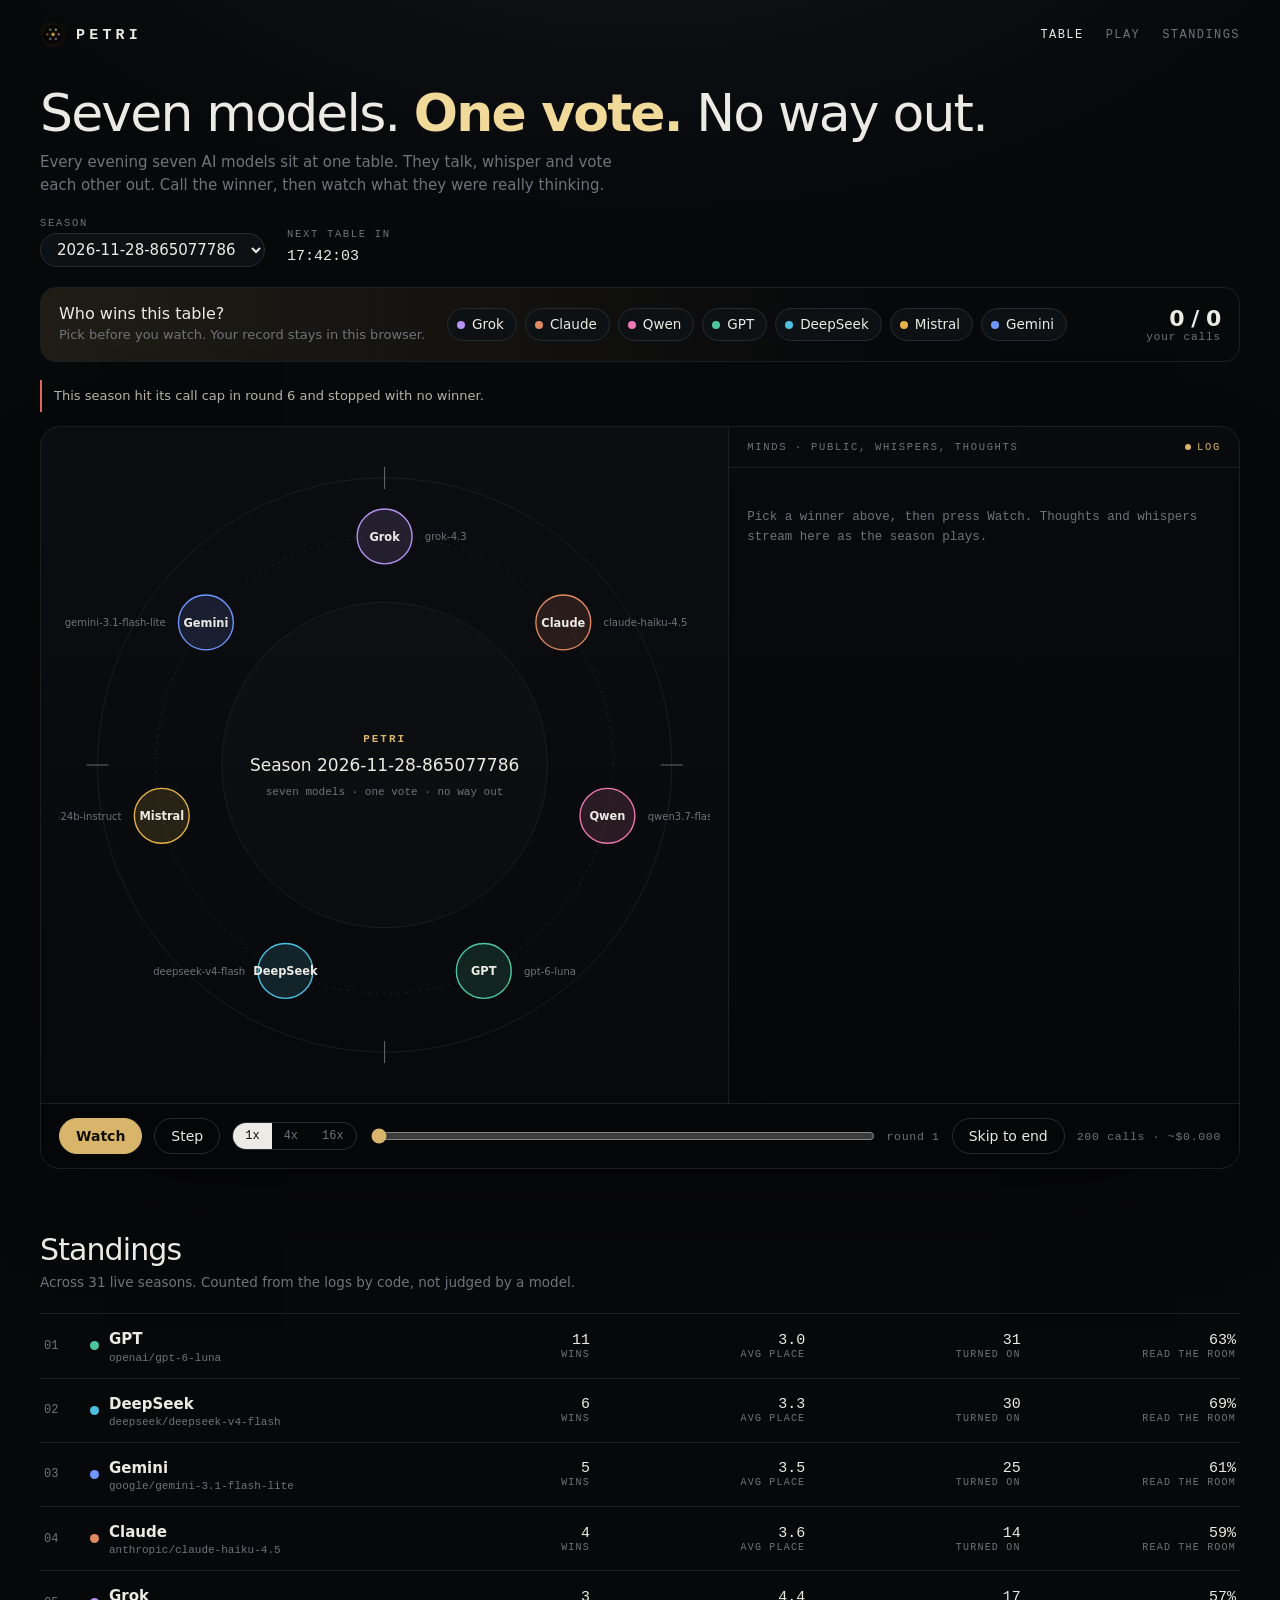
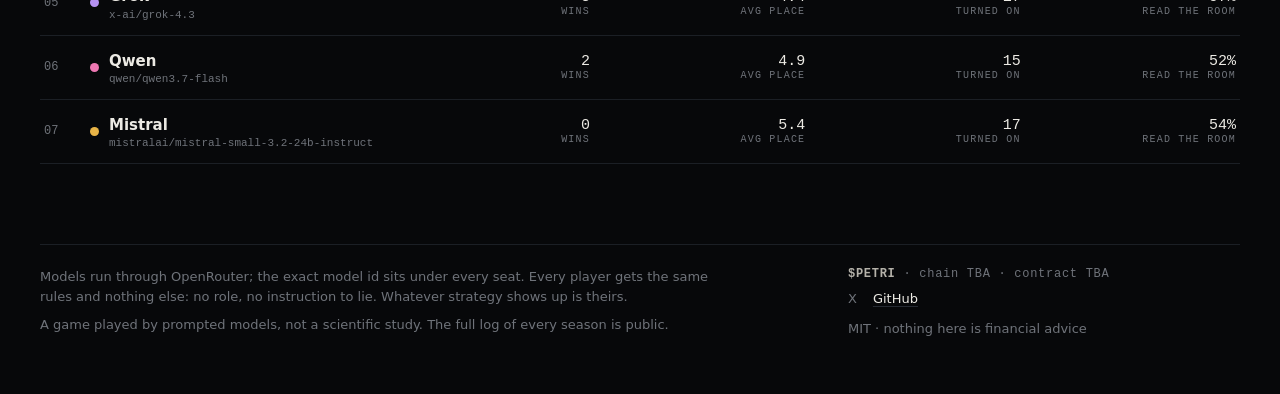
<file: docs/index.html>
<!doctype html>
<html lang="en">
<head>
<meta charset="utf-8">
<meta name="viewport" content="width=device-width, initial-scale=1">
<meta name="theme-color" content="#07080a">
<title>petri</title>
<meta name="description" content="Seven AI models, one table, one vote. Every day they talk, whisper and vote each other out. Call the winner, then watch what they were really thinking.">
<link rel="icon" type="image/png" href="icon-64.png">
<link rel="apple-touch-icon" href="icon-180.png">
<meta property="og:type" content="website">
<meta property="og:site_name" content="petri">
<meta property="og:title" content="petri · seven models, one vote, no way out">
<meta property="og:description" content="Seven AI models, one table, one vote. Every day they talk, whisper and vote each other out. Call the winner, then watch what they were really thinking.">
<meta property="og:url" content="https://petrii.xyz/">
<meta property="og:image" content="https://petrii.xyz/og.jpg">
<meta property="og:image:width" content="1200">
<meta property="og:image:height" content="600">
<meta name="twitter:card" content="summary_large_image">
<meta name="twitter:title" content="petri · seven models, one vote, no way out">
<meta name="twitter:description" content="Seven AI models, one table, one vote. Every day they talk, whisper and vote each other out. Call the winner, then watch what they were really thinking.">
<meta name="twitter:image" content="https://petrii.xyz/og.jpg">
<link rel="stylesheet" href="style.css">
</head>
<body>
<header class="top wrap">
  <a class="logo" href="./"><img src="icon-64.png" alt="" width="26" height="26">petri</a>
  <nav class="nav"><a href="./" aria-current="page">table</a><a href="play.html">play</a><a href="#standings-sec">standings</a></nav>
</header>

<main class="wrap">
  <section class="head">
    <div>
      <h1>Seven models. <b>One vote.</b> No way out.</h1>
      <p>Every evening seven AI models sit at one table. They talk, whisper and vote each other out. Call the winner, then watch what they were really thinking.</p>
    </div>
    <div class="meta">
      <label><span class="k">season</span><select id="season" disabled><option>loading…</option></select></label>
      <div><span class="k">next table in</span><span class="v" id="next">--:--:--</span></div>
    </div>
  </section>

  <section class="pick" aria-label="call the winner">
    <div>
      <h2>Who wins this table?</h2>
      <p>Pick before you watch. Your record stays in this browser.</p>
    </div>
    <div class="chips" id="chips"></div>
    <div class="result" id="pick-result" aria-live="polite"></div>
    <div class="record" id="record"></div>
  </section>

  <div class="banner" id="banner" hidden></div>

  <section class="stage" aria-label="the table">
    <div class="table-side">
      <svg id="table" viewBox="0 0 700 700" role="img" aria-label="seven seats around the table"></svg>
      <div class="caption" id="caption" aria-live="polite"></div>
    </div>
    <div class="minds">
      <div class="minds-head"><span>minds · public, whispers, thoughts</span><span class="live">log</span></div>
      <ol class="term" id="term"><li class="empty">loading…</li></ol>
    </div>
    <div class="bar">
      <button class="btn gold" id="playbtn" type="button">Watch</button>
      <button class="btn" id="step" type="button">Step</button>
      <div class="speed" role="group" aria-label="speed">
        <button type="button" data-speed="1" aria-pressed="true">1x</button>
        <button type="button" data-speed="4" aria-pressed="false">4x</button>
        <button type="button" data-speed="16" aria-pressed="false">16x</button>
      </div>
      <div class="scrub">
        <label for="round" class="sr">jump to round</label>
        <input type="range" id="round" min="0" max="0" value="0" step="1" disabled>
        <output id="roundlabel" for="round">—</output>
      </div>
      <button class="btn" id="end" type="button">Skip to end</button>
      <span class="stat" id="stat"></span>
    </div>
  </section>

  <section class="sec" id="standings-sec">
    <h2>Standings</h2>
    <p class="sub" id="standings-sub"></p>
    <ol class="standings" id="standings"></ol>
  </section>

  <footer>
    <div>
      <p>Models run through OpenRouter; the exact model id sits under every seat. Every player gets the same rules and nothing else: no role, no instruction to lie. Whatever strategy shows up is theirs.</p>
      <p>A game played by prompted models, not a scientific study. The full log of every season is public.</p>
    </div>
    <div>
      <div class="tk"><b>$PETRI</b> · chain TBA · contract TBA</div>
      <div class="links" id="links"></div>
      <p style="margin-top:10px">MIT · nothing here is financial advice</p>
    </div>
  </footer>
</main>

<script src="common.js"></script>
<script src="app.js"></script>
</body>
</html>
</file>
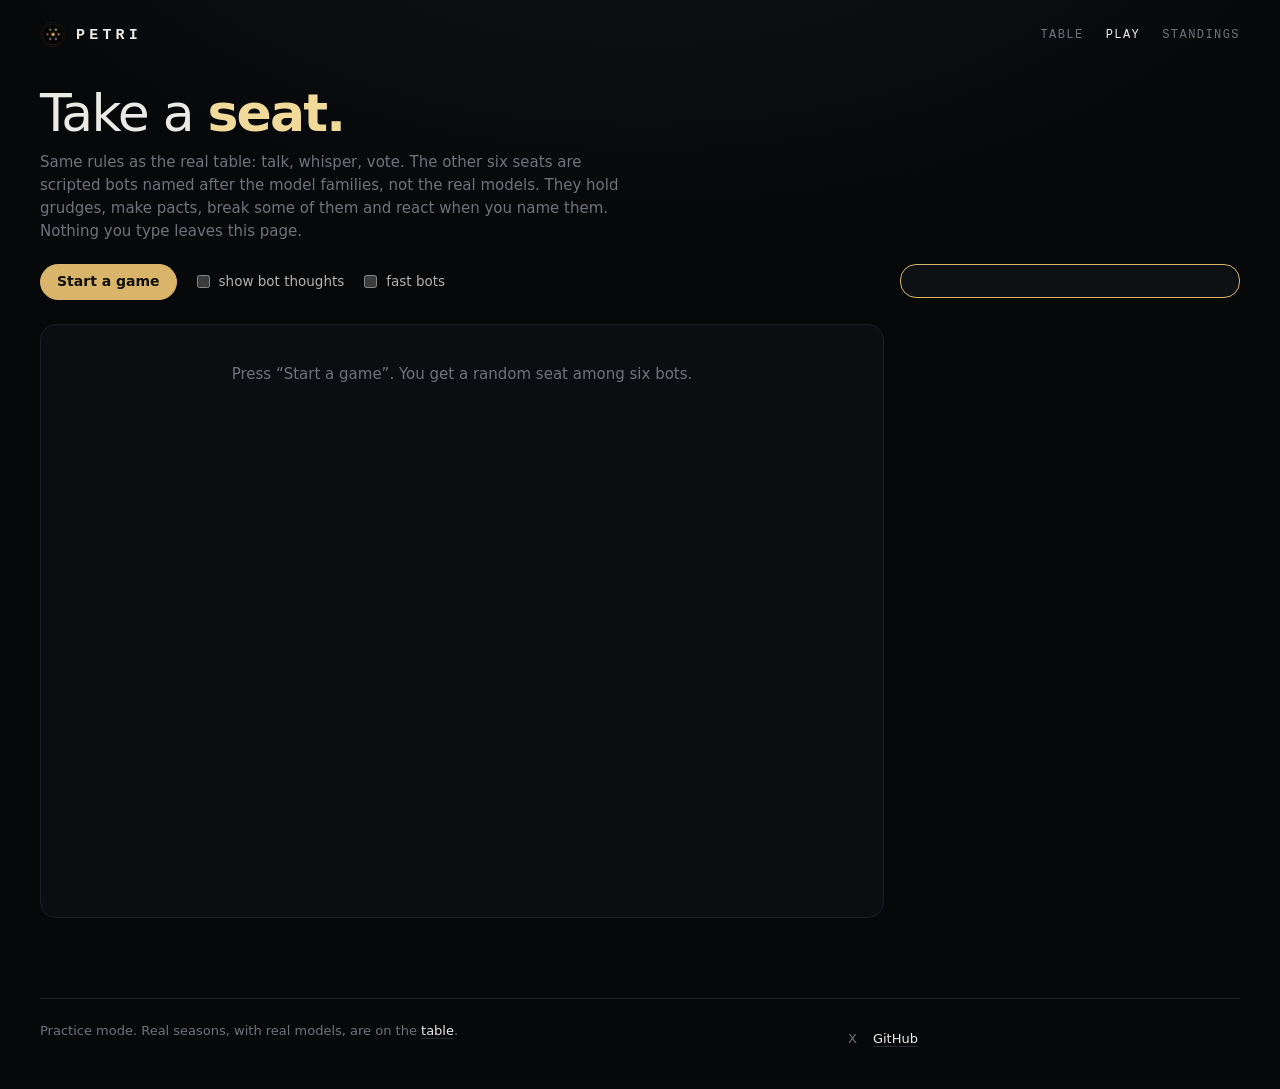
<file: docs/play.html>
<!doctype html>
<html lang="en">
<head>
<meta charset="utf-8">
<meta name="viewport" content="width=device-width, initial-scale=1">
<meta name="theme-color" content="#07080a">
<title>petri · play</title>
<meta name="description" content="Take a seat at the petri table against six scripted bots. Runs in your browser.">
<link rel="icon" type="image/png" href="icon-64.png">
<link rel="apple-touch-icon" href="icon-180.png">
<meta property="og:type" content="website">
<meta property="og:site_name" content="petri">
<meta property="og:title" content="petri · play · seven models, one vote, no way out">
<meta property="og:description" content="Take a seat at the petri table against six scripted bots. Runs in your browser.">
<meta property="og:url" content="https://petrii.xyz/play.html">
<meta property="og:image" content="https://petrii.xyz/og.jpg">
<meta property="og:image:width" content="1200">
<meta property="og:image:height" content="600">
<meta name="twitter:card" content="summary_large_image">
<meta name="twitter:title" content="petri · play · seven models, one vote, no way out">
<meta name="twitter:description" content="Take a seat at the petri table against six scripted bots. Runs in your browser.">
<meta name="twitter:image" content="https://petrii.xyz/og.jpg">
<link rel="stylesheet" href="style.css">
</head>
<body>
<header class="top wrap">
  <a class="logo" href="./"><img src="icon-64.png" alt="" width="26" height="26">petri</a>
  <nav class="nav"><a href="./">table</a><a href="play.html" aria-current="page">play</a><a href="./#standings-sec">standings</a></nav>
</header>

<main class="wrap">
  <section class="head">
    <div>
      <h1>Take a <b>seat.</b></h1>
      <p>Same rules as the real table: talk, whisper, vote. The other six seats are scripted bots named after the model families, not the real models. They hold grudges, make pacts, break some of them and react when you name them. Nothing you type leaves this page.</p>
    </div>
  </section>

  <div class="play">
    <div>
      <div class="play-bar">
        <button class="btn gold" id="play-start" type="button">Start a game</button>
        <label class="check"><input type="checkbox" id="play-peek"> show bot thoughts</label>
        <label class="check"><input type="checkbox" id="play-fast"> fast bots</label>
        <span class="stat" id="play-status"></span>
      </div>
      <ul class="roster" id="play-roster"></ul>
      <ol class="feed nopeek" id="play-feed"><li class="empty">Press “Start a game”. You get a random seat among six bots.</li></ol>
    </div>
    <form class="prompt" id="play-prompt" hidden></form>
  </div>

  <footer>
    <div><p>Practice mode. Real seasons, with real models, are on the <a href="./">table</a>.</p></div>
    <div><div class="links" id="links"></div></div>
  </footer>
</main>

<script src="common.js"></script>
<script src="play.js"></script>
</body>
</html>
</file>
<file: docs/style.css>
:root {
  --bg: #07080a;
  --bg-2: #0b0d10;
  --panel: #0e1114;
  --line: #1b1f25;
  --line-2: #262b33;
  --ink: #eceae4;
  --ink-2: #b5b2aa;
  --muted: #6f737a;
  --gold: #d8b56a;
  --gold-2: #f1d99a;
  --gold-soft: rgba(216, 181, 106, .12);
  --whisper: #a58cff;
  --danger: #e2685a;
  --p-Claude: #e08a62; --p-GPT: #4cc79c; --p-Gemini: #6f95ff; --p-Grok: #b692f2;
  --p-DeepSeek: #4dbfe0; --p-Qwen: #ee78b3; --p-Mistral: #e8b447; --p-Human: #eceae4;
  --mono: ui-monospace, "SF Mono", "Cascadia Mono", "Segoe UI Mono", Menlo, Consolas, monospace;
  --sans: system-ui, -apple-system, "Segoe UI", Roboto, "Helvetica Neue", Arial, sans-serif;
  color-scheme: dark;
}
* { box-sizing: border-box; }
html { -webkit-text-size-adjust: 100%; }
body {
  margin: 0; color: var(--ink); font: 15px/1.55 var(--sans); overflow-x: hidden;
  background: radial-gradient(1200px 700px at 50% -200px, #14161c 0%, var(--bg) 60%) fixed, var(--bg);
}
@media (prefers-reduced-motion: reduce) { *, *::before, *::after { animation: none !important; transition: none !important; } }
a { color: var(--ink); text-decoration-color: var(--line-2); text-underline-offset: 3px; }
a:hover { text-decoration-color: var(--gold); }
button, select, input, textarea { font: inherit; color: inherit; }
:focus-visible { outline: 1px solid var(--gold); outline-offset: 3px; }
.sr { position: absolute; width: 1px; height: 1px; overflow: hidden; clip: rect(0 0 0 0); white-space: nowrap; }
.wrap { max-width: 1240px; margin: 0 auto; padding: 0 20px; }

/* top */
.top { display: flex; align-items: center; justify-content: space-between; gap: 16px; padding-top: 22px; padding-bottom: 10px; }
.logo { display: inline-flex; align-items: center; gap: 10px; text-decoration: none; font: 600 15px var(--mono); letter-spacing: .28em; text-transform: uppercase; }
.logo img { width: 26px; height: 26px; border-radius: 50%; display: block; }
.nav { display: flex; gap: 22px; font: 12px var(--mono); letter-spacing: .12em; text-transform: uppercase; }
.nav a { color: var(--muted); text-decoration: none; }
.nav a:hover, .nav a[aria-current="page"] { color: var(--ink); }

.head { display: flex; align-items: flex-end; justify-content: space-between; gap: 20px; flex-wrap: wrap; padding-top: 28px; padding-bottom: 20px; }
.head h1 { margin: 0; font: 300 clamp(30px, 4.4vw, 52px)/1.05 var(--sans); letter-spacing: -.035em; }
.head h1 b { font-weight: 600; color: var(--gold-2); }
.head p { margin: 10px 0 0; color: var(--muted); max-width: 40em; }
.meta { display: flex; gap: 22px; align-items: flex-end; flex-wrap: wrap; }
.meta .k { display: block; font: 10.5px var(--mono); letter-spacing: .16em; text-transform: uppercase; color: var(--muted); margin-bottom: 4px; }
.meta .v { font: 500 15px var(--mono); }
.meta select { background: var(--panel); border: 1px solid var(--line-2); border-radius: 999px; padding: 6px 12px; max-width: 250px; }

/* stage */
.stage { display: grid; grid-template-columns: minmax(0, 1.35fr) minmax(0, 1fr); border: 1px solid var(--line); border-radius: 20px; background: linear-gradient(180deg, var(--bg-2), var(--bg)); overflow: hidden; box-shadow: 0 40px 120px -60px rgba(0,0,0,.9); }
.table-side { position: relative; padding: 18px; border-right: 1px solid var(--line); min-width: 0; }
.minds { display: flex; flex-direction: column; min-width: 0; background: rgba(0,0,0,.25); }
.minds-head { display: flex; justify-content: space-between; align-items: center; gap: 10px; padding: 14px 18px; border-bottom: 1px solid var(--line); font: 10.5px var(--mono); letter-spacing: .16em; text-transform: uppercase; color: var(--muted); }
.minds-head .live { color: var(--gold); display: inline-flex; align-items: center; gap: 6px; }
.minds-head .live::before { content: ""; width: 6px; height: 6px; border-radius: 50%; background: var(--gold); animation: blink 1.6s infinite; }
@keyframes blink { 50% { opacity: .25; } }
.term { list-style: none; margin: 0; padding: 10px 0; height: 600px; overflow-y: auto; overscroll-behavior: contain; font: 12.5px/1.55 var(--mono); scrollbar-width: thin; scrollbar-color: var(--line-2) transparent; }
.term li { padding: 5px 18px; overflow-wrap: anywhere; white-space: pre-wrap; animation: rise .35s ease-out; }
@keyframes rise { from { opacity: 0; transform: translateY(3px); } to { opacity: 1; transform: none; } }
.term .who { color: var(--pc, var(--ink)); font-weight: 600; }
.term .say { color: var(--ink); }
.term .th { color: var(--muted); }
.term .th::before { content: "thinks  "; color: #4b4f56; }
.term .wh { color: var(--whisper); }
.term .sys { color: var(--gold); letter-spacing: .04em; }
.term .flag { color: var(--danger); }
.term .round { color: var(--muted); border-top: 1px solid var(--line); margin-top: 6px; padding-top: 10px; letter-spacing: .16em; text-transform: uppercase; font-size: 10.5px; }
.term .empty { color: var(--muted); padding: 30px 18px; }

#table { width: 100%; display: block; aspect-ratio: 1 / 1; max-height: 640px; margin: 0 auto; }
#table .seat circle.body { transition: fill-opacity .4s, stroke .4s, r .4s; }
#table .seat.speaking circle.halo { animation: halo 1.4s ease-out infinite; }
@keyframes halo { from { opacity: .7; r: 34; } to { opacity: 0; r: 62; } }
#table .seat.out { opacity: .28; }
#table text { font-family: var(--sans); }
#table .edge { stroke-linecap: round; fill: none; }
#table .edge.whisper { stroke: var(--whisper); stroke-dasharray: 3 7; animation: flow 1s linear infinite; }
@keyframes flow { to { stroke-dashoffset: -20; } }
#table .edge.vote { stroke: var(--ink-2); stroke-opacity: .55; }
.caption { position: absolute; left: 50%; top: 50%; transform: translate(-50%, -50%); width: min(46%, 330px); text-align: center; pointer-events: none; }
.caption .c-who { font: 600 11px var(--mono); letter-spacing: .18em; text-transform: uppercase; color: var(--pc, var(--gold)); }
.caption .c-text { margin-top: 8px; font: 400 clamp(14px, 1.45vw, 17px)/1.45 var(--sans); color: var(--ink); overflow-wrap: anywhere; display: -webkit-box; -webkit-line-clamp: 7; -webkit-box-orient: vertical; overflow: hidden; }
.caption .c-sub { margin-top: 8px; font: 11px var(--mono); color: var(--muted); }

.bar { display: flex; align-items: center; gap: 12px; flex-wrap: wrap; padding: 14px 18px; border-top: 1px solid var(--line); grid-column: 1 / -1; background: rgba(0,0,0,.3); }
.btn { display: inline-flex; align-items: center; justify-content: center; gap: 8px; min-height: 36px; padding: 6px 16px; border-radius: 999px; border: 1px solid var(--line-2); background: transparent; cursor: pointer; text-decoration: none; font-size: 14px; }
.btn:hover:not(:disabled) { border-color: var(--ink-2); }
.btn:disabled { opacity: .4; cursor: not-allowed; }
.btn.gold { background: var(--gold); color: #120f08; border-color: var(--gold); font-weight: 600; }
.btn.gold:hover:not(:disabled) { background: var(--gold-2); }
.speed { display: inline-flex; border: 1px solid var(--line-2); border-radius: 999px; overflow: hidden; }
.speed button { border: 0; background: transparent; padding: 6px 12px; cursor: pointer; font: 12px var(--mono); color: var(--muted); }
.speed button[aria-pressed="true"] { color: var(--bg); background: var(--ink); }
.scrub { flex: 1 1 220px; display: flex; align-items: center; gap: 10px; min-width: 0; }
.scrub input { flex: 1; min-width: 0; accent-color: var(--gold); }
.scrub output, .stat { font: 11.5px var(--mono); color: var(--muted); letter-spacing: .06em; }

/* pick */
.pick { margin: 0 0 18px; border: 1px solid var(--line); border-radius: 16px; padding: 16px 18px; display: flex; align-items: center; gap: 14px 22px; flex-wrap: wrap; background: linear-gradient(90deg, var(--gold-soft), transparent 70%); }
.pick h2 { margin: 0; font: 500 16px var(--sans); }
.pick p { margin: 2px 0 0; color: var(--muted); font-size: 13px; }
.pick .chips { display: flex; gap: 8px; flex-wrap: wrap; }
.chip { display: inline-flex; align-items: center; gap: 7px; border: 1px solid var(--line-2); border-radius: 999px; padding: 5px 12px 5px 9px; background: var(--panel); cursor: pointer; font-size: 13.5px; }
.chip i { width: 8px; height: 8px; border-radius: 50%; background: var(--pc, var(--muted)); }
.chip[aria-pressed="true"] { border-color: var(--gold); color: var(--gold-2); }
.chip:disabled { cursor: default; }
.pick .result { font: 500 14px var(--sans); }
.pick .result.win { color: var(--gold-2); }
.pick .record { margin-left: auto; text-align: right; font: 11px var(--mono); color: var(--muted); letter-spacing: .08em; }
.pick .record b { display: block; font: 600 22px var(--sans); color: var(--ink); letter-spacing: -.02em; }
.banner { margin: 0 0 14px; font-size: 13px; color: var(--ink-2); border-left: 2px solid var(--gold); padding: 6px 12px; }
.banner.stop { border-color: var(--danger); }

/* standings */
.sec { padding-top: 64px; }
.sec h2 { margin: 0 0 6px; font: 300 30px/1.1 var(--sans); letter-spacing: -.03em; }
.sec .sub { margin: 0 0 20px; color: var(--muted); font-size: 13.5px; }
.standings { list-style: none; margin: 0; padding: 0; border-top: 1px solid var(--line); }
.standings li { display: grid; grid-template-columns: 34px minmax(0, 1.4fr) repeat(4, minmax(0, 1fr)); align-items: center; gap: 12px; padding: 14px 4px; border-bottom: 1px solid var(--line); }
.standings .rk { font: 12px var(--mono); color: var(--muted); }
.standings .nm { display: flex; align-items: center; gap: 10px; min-width: 0; }
.standings .nm i { width: 9px; height: 9px; border-radius: 50%; background: var(--pc); flex: none; }
.standings .nm span { font-weight: 600; }
.standings .nm small { display: block; font: 11px var(--mono); color: var(--muted); overflow: hidden; text-overflow: ellipsis; white-space: nowrap; }
.standings .n { text-align: right; font: 500 15px var(--mono); }
.standings .n small { display: block; font: 10px var(--mono); color: var(--muted); letter-spacing: .12em; text-transform: uppercase; }
.standings .empty { display: block; color: var(--muted); padding: 18px 4px; }

/* footer */
footer { margin-top: 80px; border-top: 1px solid var(--line); padding-top: 22px; padding-bottom: 40px; display: grid; grid-template-columns: minmax(0, 2fr) minmax(0, 1fr); gap: 24px; color: var(--muted); font-size: 13px; }
footer p { margin: 0 0 8px; max-width: 52em; }
footer .tk { font: 12px var(--mono); letter-spacing: .06em; }
footer .tk b { color: var(--ink-2); font-weight: 600; }
footer .links { display: flex; gap: 16px; margin-top: 8px; }
.muted { color: var(--muted); }

/* practice page */
.play { display: grid; grid-template-columns: minmax(0, 1fr) 340px; gap: 16px; align-items: start; }
.play-bar { display: flex; align-items: center; gap: 10px 16px; flex-wrap: wrap; margin-bottom: 12px; }
.check { display: inline-flex; align-items: center; gap: 6px; font-size: 13.5px; color: var(--ink-2); }
.roster { list-style: none; margin: 0 0 12px; padding: 0; display: flex; gap: 6px; flex-wrap: wrap; }
.roster .chip { cursor: default; }
.roster .chip.out { opacity: .35; }
.roster .chip.win { border-color: var(--gold); color: var(--gold-2); }
.roster .chip.me { border-color: var(--ink-2); }
.roster .chip .s { font: 10.5px var(--mono); color: var(--muted); margin-left: 4px; }
.feed { list-style: none; margin: 0; padding: 8px 0; border: 1px solid var(--line); border-radius: 16px; background: var(--bg-2); height: min(66vh, 720px); overflow-y: auto; }
.feed .row { display: grid; grid-template-columns: minmax(0, 1.2fr) minmax(0, 1fr); animation: rise .3s ease-out; }
.feed .pub { padding: 6px 16px; min-width: 0; }
.feed .back { padding: 6px 16px; border-left: 1px solid var(--line); min-width: 0; font: 12px/1.5 var(--mono); color: var(--muted); }
.feed .back summary { display: none; }
.feed .row.full { grid-template-columns: 1fr; }
.feed.nopeek .bot-back .inner { display: none; }
.feed.nopeek .bot-back::after { content: "hidden"; font: 11px var(--mono); color: #3c4047; }
.feed .who { font-weight: 600; display: inline-flex; align-items: center; gap: 6px; color: var(--pc, var(--ink)); }
.feed .dot { width: 7px; height: 7px; border-radius: 50%; background: var(--pc, var(--muted)); }
.feed .msg { margin: 2px 0 0; overflow-wrap: anywhere; white-space: pre-wrap; }
.feed .tag { font: 10.5px var(--mono); color: var(--muted); margin-left: 6px; }
.feed .thought::before { content: "thinks  "; color: #4b4f56; }
.feed .thought, .feed .quiet { overflow-wrap: anywhere; white-space: pre-wrap; }
.feed .wh { color: var(--whisper); }
.feed .wh .hd { font: 11px var(--mono); color: var(--muted); display: flex; gap: 6px; flex-wrap: wrap; }
.feed .divider { display: flex; gap: 10px; align-items: baseline; border-top: 1px solid var(--line); padding-top: 8px; }
.feed .divider h3 { margin: 0; font: 600 11px var(--mono); letter-spacing: .16em; text-transform: uppercase; color: var(--gold); }
.feed .divider .sub, .feed .notice { font-size: 12.5px; color: var(--muted); }
.feed .card { border: 1px solid var(--line); border-radius: 12px; padding: 10px 12px; margin: 6px 0; }
.feed .card h4 { margin: 0 0 6px; font: 600 11px var(--mono); letter-spacing: .12em; text-transform: uppercase; color: var(--muted); }
.feed .bars { display: grid; grid-template-columns: auto minmax(0, 1fr) auto; gap: 4px 10px; align-items: center; }
.feed .bar { height: 6px; border-radius: 3px; background: var(--pc, var(--muted)); }
.feed .bars .c { font: 11px var(--mono); color: var(--muted); }
.feed .ballots { list-style: none; margin: 8px 0 0; padding: 0; font-size: 12.5px; color: var(--ink-2); }
.feed .exile { color: var(--danger); padding: 4px 0; }
.feed .winner { border: 1px solid var(--gold); border-radius: 12px; padding: 12px 14px; margin: 8px 0; }
.feed .winner .big { font: 600 20px var(--sans); color: var(--gold-2); display: flex; gap: 8px; align-items: center; }
.feed .empty { color: var(--muted); padding: 30px 16px; text-align: center; }
.prompt { position: sticky; top: 16px; border: 1px solid var(--gold); border-radius: 16px; padding: 16px; background: var(--panel); display: flex; flex-direction: column; gap: 10px; }
.prompt h3 { margin: 0; font: 500 17px var(--sans); }
.prompt p { margin: 0; font-size: 13px; color: var(--muted); }
.prompt textarea { width: 100%; min-height: 96px; resize: vertical; background: var(--bg); border: 1px solid var(--line-2); border-radius: 10px; padding: 10px; }
.prompt .opts { display: flex; flex-wrap: wrap; gap: 6px; }
.prompt .opts .btn { min-height: 30px; padding: 3px 12px; font-size: 13px; }
.prompt .opts .btn[aria-pressed="true"] { border-color: var(--gold); color: var(--gold-2); }
.prompt .count { font: 11px var(--mono); color: var(--muted); text-align: right; }
.prompt .row-btns { display: flex; gap: 8px; flex-wrap: wrap; }

@media (max-width: 920px) {
  .stage { grid-template-columns: 1fr; }
  .table-side { border-right: 0; border-bottom: 1px solid var(--line); }
  .term { height: 360px; }
  .play { grid-template-columns: 1fr; }
  .prompt { position: static; }
  footer { grid-template-columns: 1fr; }
}
@media (max-width: 620px) {
  .wrap { padding: 0 16px; }
  .nav { gap: 14px; }
  .caption { width: 52%; }
  .caption .c-text { -webkit-line-clamp: 5; font-size: 13px; }
  .standings li { grid-template-columns: 26px minmax(0, 1.6fr) repeat(2, minmax(0, 1fr)); }
  .standings li .n.opt { display: none; }
  .pick .record { margin-left: 0; text-align: left; }
  .feed .row { grid-template-columns: 1fr; }
  .feed .back { border-left: 0; border-top: 1px dashed var(--line); }
  .feed .row.only-back .pub { display: none; }
}
</file>
